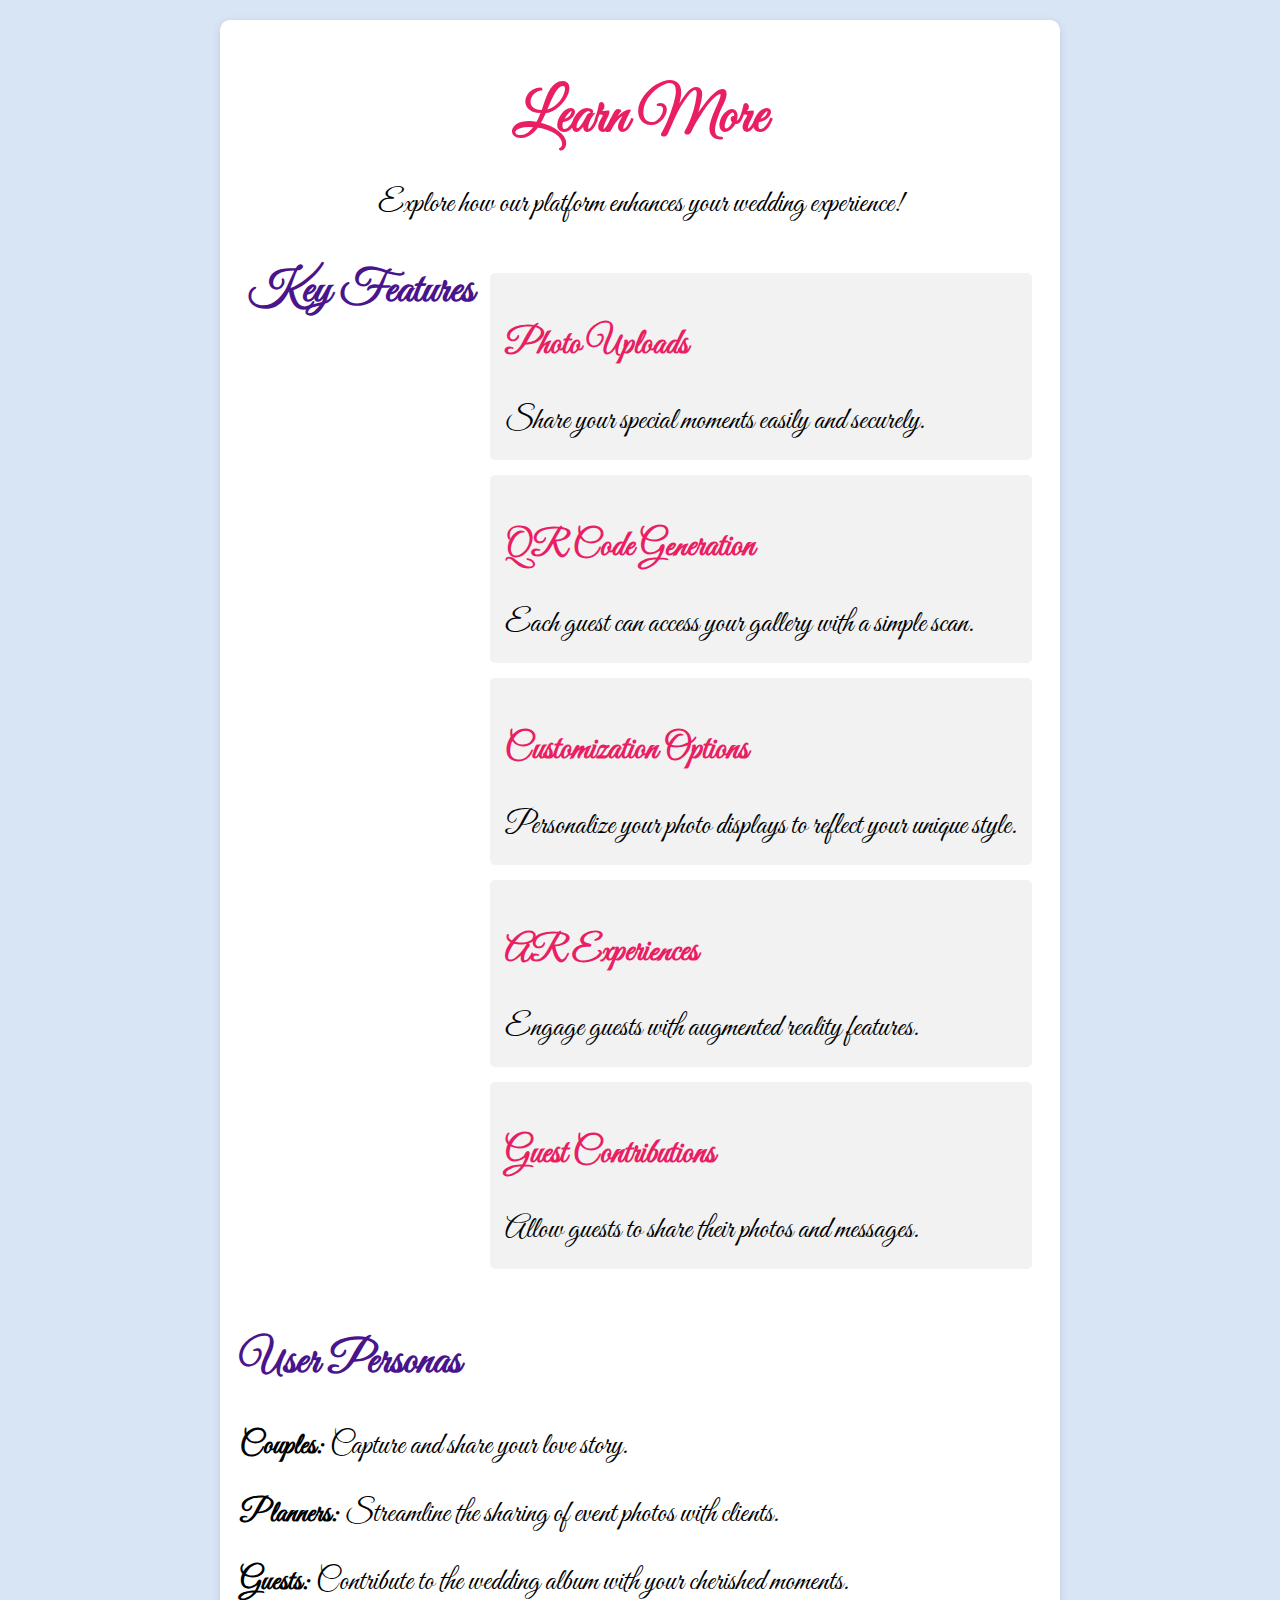
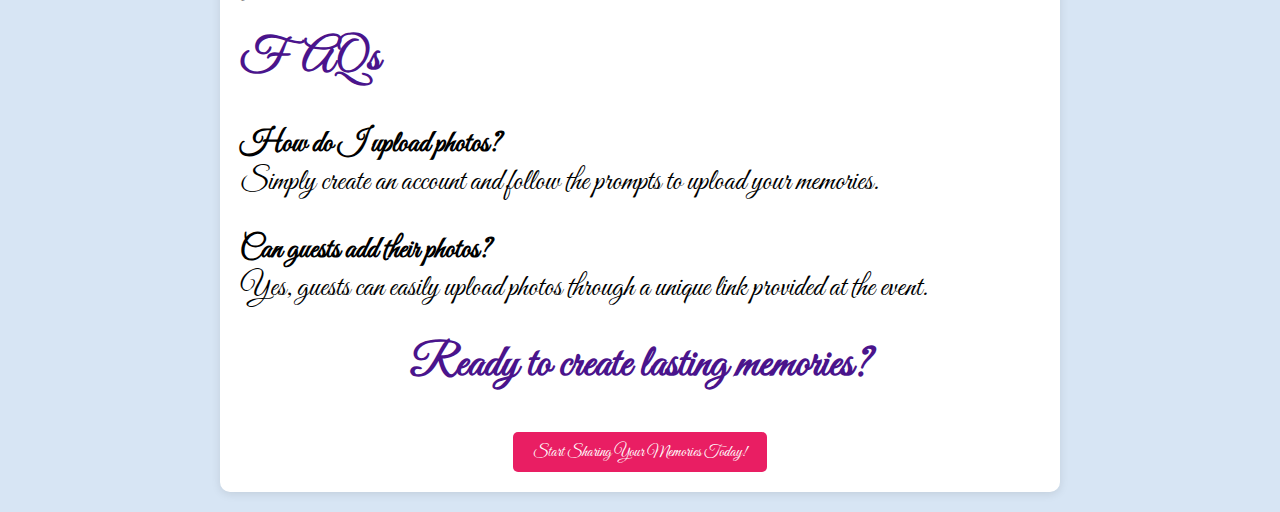
<file: WeddingAlbum/templates/learnmore.html>
<!DOCTYPE html>
<html lang="en">
<head>
    <meta charset="UTF-8">
    <meta name="viewport" content="width=device-width, initial-scale=1.0">
    <link rel="stylesheet" href="static/css/styles.css">
    <title>Learn More</title>
</head>
<body>
    <section class="learn-more">
        <h1 class="learn-more-title">Learn More</h1>
        <p class="learn-more-description">Explore how our platform enhances your wedding experience!</p>

        <div class="features">
            <h2 class="features-title">Key Features</h2>
            <ul class="features-list">
                <li class="feature-item">
                    <h3 class="feature-title">Photo Uploads</h3>
                    <p class="feature-description">Share your special moments easily and securely.</p>
                </li>
                <li class="feature-item">
                    <h3 class="feature-title">QR Code Generation</h3>
                    <p class="feature-description">Each guest can access your gallery with a simple scan.</p>
                </li>
                <li class="feature-item">
                    <h3 class="feature-title">Customization Options</h3>
                    <p class="feature-description">Personalize your photo displays to reflect your unique style.</p>
                </li>
                <li class="feature-item">
                    <h3 class="feature-title">AR Experiences</h3>
                    <p class="feature-description">Engage guests with augmented reality features.</p>
                </li>
                <li class="feature-item">
                    <h3 class="feature-title">Guest Contributions</h3>
                    <p class="feature-description">Allow guests to share their photos and messages.</p>
                </li>
            </ul>
        </div>

        <div class="user-personas">
            <h2 class="user-personas-title">User Personas</h2>
            <p><strong>Couples:</strong> Capture and share your love story.</p>
            <p><strong>Planners:</strong> Streamline the sharing of event photos with clients.</p>
            <p><strong>Guests:</strong> Contribute to the wedding album with your cherished moments.</p>
        </div>

        <div class="faqs">
            <h2 class="faqs-title">FAQs</h2>
            <p><strong>How do I upload photos?</strong><br>Simply create an account and follow the prompts to upload your memories.</p>
            <p><strong>Can guests add their photos?</strong><br>Yes, guests can easily upload photos through a unique link provided at the event.</p>
        </div>

        <div class="cta">
            <h2 class="cta-title">Ready to create lasting memories?</h2>
            <a href="#" class="cta-button">Start Sharing Your Memories Today!</a>
        </div>
    </section>
</body>
</html>
</file>
<file: WeddingAlbum/templates/static/css/styles.css>
@import url('https://fonts.googleapis.com/css2?family=Great+Vibes&display=swap');
body {
    font-family: 'Great Vibes', cursive;
    background-color: #A7C7E775;
    margin: 0;
    padding: 0;
    font-size: 30px;
    justify-content: center;
}

header {
    position: sticky;
    background-color: #A7C7E7;
    padding: 10px 0;
    display: flex;
    align-items: center;
    justify-content: space-around;
    top: 0;
    left: 0;
    width: 100%;
    z-index: 1000;
    font-family: 'Great Vibes', cursive;
    font-size: 30px;
    font-weight: bold;
}

header a {
    margin: 0;
    padding: 0 15px;
    text-decoration: none;
    color: #000;
}

header a:hover {
    color: #fff; 
    background-color: #4a148c; 
    padding: 5px 15px; 
    border-radius: 5px; 
}
@media (max-width: 768px) {
    header {
        padding: 10px 10px; 
    }
    header a {
        margin: 0 5px;
    }
}

.image-container {
    padding-top: 5px;
    padding-bottom: 2px;
    padding-right: 3px;
    display: inline-block; 
}

.image-container img { 
    width: 150px; 
    height: 55px;
    object-fit: cover; 
}
.home-icon {
    display: inline-block;
    width: 40px;
    height: 40px;
    background-color: #ccc;
    position: relative;
    margin: 0;
}

.home-icon::before {
    content: '';
    position: absolute;
    top: -20px;
    left: 2px;
    width: 30px;
    height: 20px;
    background-color: #999;
    clip-path: polygon(0 100%, 50% 0%, 100% 100%);
}

.home-icon::after {
    content: '';
    position: absolute;
    bottom: 0;
    left: 10px;
    width: 20px;
    height: 20px;
    background-color: #444;
}

.container {
    max-width: 900px;
    margin: 20px auto;
    padding: 20px;
    background-color: #A7C7E747;
    border-radius: 8px;
    position: relative;
    box-shadow: 0 2px 5px rgba(0, 0, 0, 0.1);
}


h1 {
    text-align: center;
    margin-bottom: 20px;
    font-family: 'Great Vibes', cursive;
}

.main-image {
    width: 400px;
    height: 400px;
    background-size: cover;
    background-position: left;
    border-radius: 50%;
    margin: 0 auto 80px;
    overflow: hidden;
    position: relative;
}
.main-image img {
    width: 100%; 
    height: 100%; 
    display: block;
    object-fit: cover;
}
.overlay-image {
    width: 200px;
    height: 200px;
    background-position: center;
    border-radius: 50%;
    position: absolute;
    bottom: 115px;
    right: 200px;
    border: 4px solid #A7C7E747;
    overflow: hidden;
    background-size: cover;
}
.overlay-image img {
    width: 100%;
    height: 100%;
    object-fit: cover;
    border-radius: 50%;
    background-color: #A7C7E7;
}
.caption {
    margin-top: 40px;
    font-size: 30px;
    color: rgba(0, 0, 0, 1);
    text-align: center;
    font-family: 'Great Vibes', cursive;
}

.learn-more-button {
    display: inline-block;              
    padding: 12px 30px;                 
    background-color: transparent;                                 
    font-size: 30px;                    
    font-weight: bold;                               
    border: none;                        
    transition: background-color 0.3s, transform 0.3s; 
    cursor: pointer;                   
}

.learn-more-button:hover {              
    transform: scale(1.05);
    color: #e91e63;              
}

.learn-more-button:active {
    transform: scale(0.95);              
}

.features-heading {
    font-size: 40px; 
    font-weight: bold; 
    text-align: center; 
    margin-top: 30px; 
    margin-bottom: 30px; 
    letter-spacing: 1px; 
    padding-bottom: 10px; 
}
.features {
    display: flex;
    justify-content: space-around;
    margin-bottom: 20px;
}

.feature {
    text-align: center;
    padding: 10px;
    border: 1px solid #ddd;
    border-radius: 8px;
    width: 200px;
    background-color: #FFFFFF80;
}

.feature i {
    font-size: 2em;
    margin-bottom: 10px;
}

.feature h2 {
    margin-bottom: 10px;
}

.feature p {
    font-size: 0.8em;
}

.reviews-heading {
    font-size: 40px;                       
    font-weight: bold;        
    text-align: center;        
    margin-top: 30px;          
    margin-bottom: 20px;           
    position: relative;       
}

.hero-image {        
    height: 140px;              
    width: 140px;    
    border-radius: 50%;         
    overflow: hidden;
    display: flex;
    align-items: center;
    justify-content: center; 
    margin: 0 auto 80px;   
    position: relative;       
}

.hero-image img {
    width: 100%;                 
    height: 100%;               
    object-position: center;         
    object-fit: cover;  
            
}

.name {
    font-size: 30px;  
    text-align: center;             
    font-weight: bold;                            
    position: relative;           
}

.star {
    font-size: 2em; 
    color: #F9A709;
}
.star:hover {
    cursor: pointer;
}
#load-more-btn {
    background-color: #A7C7E7;
    padding: 10px 20px;
    border: none;
    border-radius: 5px;
    cursor: pointer;
    margin-top: 20px;
    font-size: 30px;
    font-family: 'Great Vibes', cursive;
  }
  
  #load-more-btn:hover {
    background-color: #0000FF;
  }

  #button-container {
    display: flex;
    justify-content: center;
    margin-top: 12px; 
    margin-bottom: 12px;
}
.footer {
    background-color: #A7C7E7;
    padding: 8px 0;
    text-align: center;
    color: #333; 
    font-size: 20px;
    font-family: 'Great Vibes', cursive;
}

.footer p {
    margin: 5px 0;
    font-size: 20px;
    font-weight: bold;
}
.footer-content {
    display: flex;
    justify-content: space-around;
    flex-wrap: wrap;
    max-width: 1200px;
    margin: 0 auto;
}

.terms-link {
    color: red;
    text-decoration: none;
    font-weight: bold;
}

.terms-link:hover {
    text-decoration: underline;
}

.social-media a {
    margin: 0 5px;
}

.social-icon {
    width: 25px;
    height: 25px;
}

.contact {
    font-size: 20px;
    color: #333;
}

/* Learn More Styles */
.learn-more {
    max-width: 800px;
    margin: 20px auto;
    padding: 20px;
    background-color: #fff;
    border-radius: 10px;
    box-shadow: 0 2px 10px rgba(0, 0, 0, 0.1);
}

.learn-more-title {
    color: #e91e63; /* Blush Pink */
    text-align: center;
    margin-bottom: 10px;
}

.learn-more-description {
    text-align: center;
    margin-bottom: 20px;
}

.features-title,
.user-personas-title,
.faqs-title,
.cta-title {
    color: #4a148c; /* Deep Purple */
    margin-top: 20px;
}

.features-list {
    list-style: none;
    padding: 0;
}

.feature-item {
    margin-bottom: 15px;
    padding: 15px;
    background-color: #f2f2f2;
    border-radius: 5px;
}

.feature-title {
    color: #e91e63; /* Blush Pink */
}

.feature-description {
    margin: 5px 0;
}

.cta {
    text-align: center;
    margin-top: 30px;
}

.cta-button {
    display: inline-block;
    padding: 10px 20px;
    color: #fff;
    background-color: #e91e63; /* Blush Pink */
    border: none;
    border-radius: 5px;
    text-decoration: none;
    font-size: 16px;
}

.cta-button:hover {
    background-color: #d81b60; /* Darker shade of Pink */
}

/* Responsive Design */
@media (max-width: 600px) {
    .learn-more {
        padding: 10px;
    }

    .cta-button {
        font-size: 14px;
        padding: 8px 15px;
    }
}

/* terms Styles */
main {
    padding: 20px;
    max-width: 1250px;
    margin: auto;
    background: #27143d;
    border-radius: 5px;
    box-shadow: 0 2px 10px rgba(0, 0, 0, 0.1);
}
/* Margin for #terms section */
#terms {
    margin-top: 20px;  
    margin-left: auto;
    margin-right: auto; 
    padding: 20px; 
}
/* Heading Styles */
.terms-header {
    background: #A7C7E7; 
    color: #ffffff; 
    padding: 20px 0; 
    text-align: center;
    box-shadow: 0 2px 5px rgba(0, 0, 0, 0.2); 
    
}

.terms-title {
    font-size: 45px; 
    margin: 0; 
    letter-spacing: 1px; 
    color: #4a148c;
}
/* Responsive Header Styles for Terms and Conditions */
@media (max-width: 600px) {
    .terms-header {
        padding: 15px 0; /* Reduce padding on smaller screens */
    }

    .terms-title {
        font-size: 2em; /* Adjust font size for smaller screens */
    }
}

.terms-page h1{
    color:#4a148c;
}

 .terms-page h2 {
    color: #f8bc08;
    text-align: center;
}

/* Style All Paragraphs in Terms Page */
#terms p {
    background-color: #fff8e1; 
    color: #ee4fc1;
    padding: 15px;
    border-left: 4px solid #FFD700; 
    border-right: 4px solid #FFD700; 
    border-radius: 5px; 
    font-size: 35px;
    line-height: 1.6;
    margin-bottom: 15px; 
    margin: 20px 0;
    box-shadow: 0 2px 5px rgba(0, 0, 0, 0.1); 
}

/* List Styles */
#terms ul {
    margin-left: 20px;
    background-color: #fff8e1; 
    color: #060101;
    padding: 15px;
    border-left: 4px solid #FFD700; 
    border-right: 4px solid #FFD700; 
    border-radius: 5px; 
    font-size: 35px;
    line-height: 1.6;
    margin-bottom: 15px; 
    margin: 20px 0;
    box-shadow: 0 2px 5px rgba(0, 0, 0, 0.1);
    list-style-type: none;
}

/* Specific Styles for Terms and Conditions Page */
#terms h2 {
    font-size: 1.5em;
     /* Larger headings for emphasis */
}

/* Specific Styles for Home Page */
#home h1 {
    font-size: 2em;
    color: #2c3e50;
}

/* Specific Styles for Gallery Page */
#gallery .image-container {
    display: flex;
    flex-wrap: wrap;
    gap: 10px; /* Space between images */
}

/* Specific Styles for Contact Page */
#contact form {
    display: flex;
    flex-direction: column;
}

#contact input, #contact textarea {
    margin-bottom: 15px;
    padding: 10px;
    border: 1px solid #ccc;
    border-radius: 5px;
}

/* Footer Styling */
#home-footer {
    background-color: #2c3e50; 
    color: #ecf0f1; 
    padding: 40px 0;
    font-size: 35px;
    margin-top: 10px;
}

#home-footer.footer-content {
    display: flex;
    justify-content: space-around;
    max-width: 1200px;
    margin: auto;
    padding: 20px;
    flex-wrap: wrap;
}

/* Footer Section Styles */
#home-footer.footer-section {
    text-align: center;
    padding-top: 10px;
    background-color: #333;
    color: white;
    margin-bottom: 0;
    padding: 20px;
    width: 30%;
    flex: 1 1 30%; 
}

#home-footer.footer-section h3 {
    font-size: 24px;
    color: #f4f4f4;
    margin-bottom: 15px;
}

#home-footer.footer-section a {
    margin: 0 10px;
    transition: transform 0.2s ease, opacity 0.2s ease;
    display: inline-block;
}

#home-footer.footer-section a img {
    width: 48px;
    height: 48px;
    border-radius: 50%;
    transition: transform 0.3s ease;
}

#home-footer.footer-section a:hover img {
    transform: scale(1.1);
    opacity: 0.8;
}
#home-footer.footer-section a:not(:last-child) {
    margin-right: 15px;
}

#home-footer.footer-section.about .about-text {
    font-size: 16px; 
    color: #2c3e50;
    line-height: 1.5; 
    margin-top: 5px; 
    text-align: center; 
}

/* Style for the unordered list */
.footer-section ul {
    list-style: none;
    padding: 0;
    margin: 0;
}

/* Style for each list item */
.footer-section ul li {
    margin: 5px 0;
}

/* Style for the links */
.footer-section ul li a {
    text-decoration: none;
    color: #0000FF;
    font-size: 30px;
    transition: color 0.3s ease;
}

/* Hover effect for the links */
.footer-section ul li a:hover {
    color: #FFD700;
}

/* Optional: Style for footer section for better spacing */
.footer-section.links {
    padding-top: -3px;
}

/* Style for the footer social section */
.footer-section.social {
    margin: 0;
    text-align: center; /* Centers the content */
}

/* Style for the social heading */
.footer-section.social .social-heading {
    font-size: 40px;
    font-weight: bold;
    color: #f4f4f4;
    margin-bottom: 15px;
}

/* Style for the social media links */
.footer-section.social a {
    margin: 0 10px; /* Adds space between icons */
    display: inline-block;
    transition: transform 0.3s ease, filter 0.3s ease; /* Smooth effect on hover */
}

/* Hover effect for the social media icons */
.footer-section.social a:hover {
    transform: scale(1.1); /* Slightly enlarges the icons on hover */
    filter: brightness(1.2); /* Brightens the icon on hover */
}

/* Style for the social media icons */
.footer-section.social a img {
    width: 48px;
    height: 48px;
    transition: all 0.3s ease; /* Smooth transition for icon size or effects */
}


/* Responsive Footer Design */
@media (max-width: 768px) {
    #home-footer.footer-content {
        flex-direction: column;
        align-items: center;
    }

    #home-footer.footer-section {
        text-align: center;
        padding: 20px 0;
    }

    #home-footer.footer-section.social a {
        margin-right: 15px;
    }
}
/* Media Queries for Responsive Design */
@media (max-width: 600px) {
    header, footer {
        padding: 15px 0;
    }

    main {
        padding: 15px;
    }

    h1, h2 {
        font-size: 1.2em;
    }
}

/* Optional: Responsive Adjustment */
@media (max-width: 600px) {
    .terms-page p {
        padding: 10px;
        font-size: 1em;
    }
}

/* Style for the footer-bottom section */
p.footer-text{
    text-align: center; 
    font-size: 35px; 
    color: #ccc; 
    padding-top: 1px;
    margin-bottom: -5px; 
    text-decoration: none;
} 
p.footer-text:hover{
    color: #FFD700;
}

/*Styles for the privacy policy */
.privacy-container {
max-width: 1350px;
height: auto;
border: 1px solid #ddd;
border-radius: 8px;
overflow: hidden;
box-shadow: 0 0 10px rgba(0, 0, 0, 0.1);
background-color: #A7C7E775;
}

/* Header */
.privacy-header {
position: sticky;
z-index: 1000;
top: 0;
background-color: #A7C7E7;
color: #0000FF;
padding: 10px;
font-size: 40px;
text-align: center;
font-weight: bold;
border-bottom: 1px solid #ddd;
}

/* Scrollable list section */
.privacy-content {
padding: 15px;
height: calc(100% - 50px);
overflow-y: scroll;
}

/* Styling for each list item */
.privacy-content p {
margin: 15px 0;
font-size: 30px;
color: #000;
line-height: 1.6;
}

.privacy-content p strong{
    color: #FFD700;
}
/* Style for scrollbar (optional for WebKit browsers) */
.privacy-content::-webkit-scrollbar {
width: 8px;
}
.privacy-content::-webkit-scrollbar-thumb {
background-color: #ddd;
border-radius: 4px;
}
.privacy-content::-webkit-scrollbar-thumb:hover {
background-color: #bbb;
}
</file>
